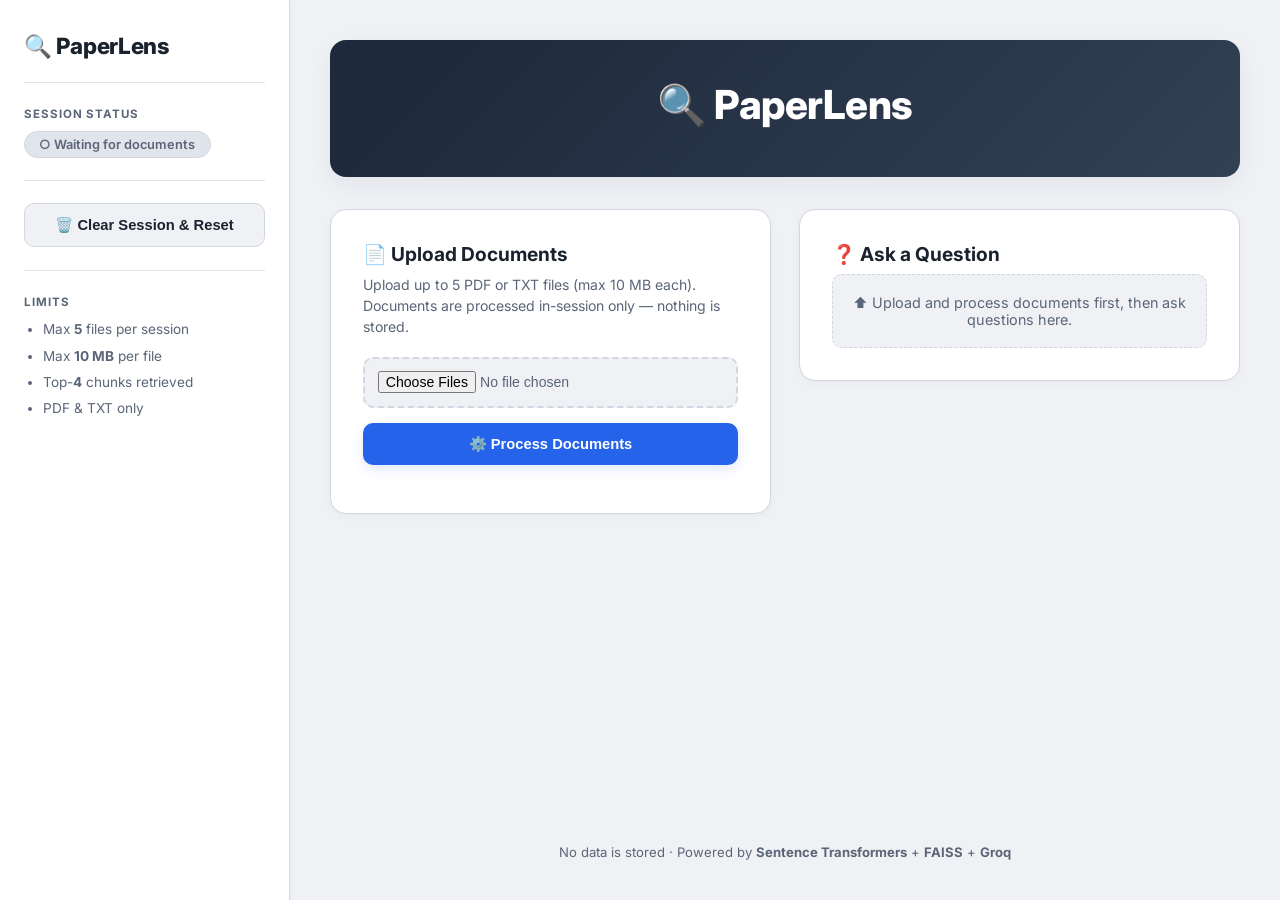
<file: templates/index.html>
<!DOCTYPE html>
<html lang="en">
<head>
    <meta charset="UTF-8">
    <meta name="viewport" content="width=device-width, initial-scale=1.0">
    <title>PaperLens</title>
    <link rel="stylesheet" href="/static/style.css">
    <link rel="preconnect" href="https://fonts.googleapis.com">
    <link rel="preconnect" href="https://fonts.gstatic.com" crossorigin>
    <link href="https://fonts.googleapis.com/css2?family=Inter:wght@400;600;700;800&display=swap" rel="stylesheet">
</head>
<body>

    <div class="sidebar">
        <h2>🔍 PaperLens</h2>
        <hr>

        <div class="sidebar-section-title">Session Status</div>
        <div id="status-container">
            <span class="status-waiting" id="status-pill">○ Waiting for documents</span>
            <div id="status-details" style="margin-top: 10px;"></div>
        </div>

        <hr>
        <button id="clear-btn" class="btn btn-secondary">🗑️ Clear Session & Reset</button>
        <hr>

        <div class="sidebar-section-title">Limits</div>
        <ul class="limits-list">
            <li>Max <b>5</b> files per session</li>
            <li>Max <b>10 MB</b> per file</li>
            <li>Top-<b>4</b> chunks retrieved</li>
            <li>PDF & TXT only</li>
        </ul>
    </div>

    <main class="main-content">
        <div class="hero-header">
            <h1>🔍 PaperLens</h1>
        </div>

        <div class="grid-container">
            <!-- Upload Panel -->
            <div class="panel">
                <h3>📄 Upload Documents</h3>
                <p class="panel-sub">Upload up to 5 PDF or TXT files (max 10 MB each). Documents are processed in-session only — nothing is stored.</p>
                
                <input type="file" id="file-input" multiple accept=".pdf,.txt">
                <button id="upload-btn" class="btn btn-primary" style="margin-top: 15px; width: 100%;">⚙️ Process Documents</button>
                
                <div id="upload-message" class="message-box"></div>
            </div>

            <!-- Q&A Panel -->
            <div class="panel">
                <h3>❓ Ask a Question</h3>
                <div id="qa-disabled-msg" class="info-box">⬆️ Upload and process documents first, then ask questions here.</div>
                
                <div id="qa-form" class="hidden">
                    <textarea id="question-input" placeholder="e.g. What is the main contribution of this paper?" rows="4"></textarea>
                    <button id="ask-btn" class="btn btn-primary" style="width: 100%;">🔎 Search & Answer</button>
                </div>

                <!-- Answer Output Area -->
                <div id="answer-section" class="hidden">
                    <hr>
                    <h4>💬 Answer</h4>
                    <div class="answer-card">
                        <p id="answer-text"></p>
                    </div>

                    <div id="sources-container">
                        <strong>📌 Source References</strong>
                        <div id="source-badges"></div>
                    </div>

                    <details id="chunks-expander" style="margin-top: 15px;">
                        <summary>🔬 Inspect Retrieved Chunks</summary>
                        <div id="chunks-list" style="margin-top: 10px;"></div>
                    </details>
                </div>
            </div>
        </div>

        <footer class="footer">
            No data is stored · Powered by <b>Sentence Transformers</b> + <b>FAISS</b> + <b>Groq</b>
        </footer>
    </main>

    <script src="/static/script.js"></script>
</body>
</html>
</file>
<file: static/style.css>
/* ── Color Variables (Derived from Light Palette + Accents) ── */
:root {
    --bg-main: #F0F1F5;        /* White 90 */
    --surface: #FFFFFF;        /* White 100 */
    --surface-glass: rgba(255, 255, 255, 0.85);
    --border-light: #E0E4EB;   /* White 80 */
    --border-mid: #D1D6E0;     /* White 70 */
    --accent-gray: #BFC6D4;    /* White 60 */
    --text-primary: #1A222E;   /* Deep Slate */
    --text-secondary: #5A6678; /* Soft Slate */
    --accent-blue: #2563EB;    /* Clean Accent Blue */
    --accent-blue-hover: #1D4ED8;
    --accent-glow: rgba(37, 99, 235, 0.15);
    --success-bg: #E6F4EA;
    --success-text: #137333;
    --shadow-sm: 0 2px 8px rgba(26, 34, 46, 0.04);
    --shadow-md: 0 8px 24px rgba(26, 34, 46, 0.06);
    --shadow-lg: 0 16px 32px rgba(26, 34, 46, 0.08);
    --transition-fast: 0.2s cubic-bezier(0.4, 0, 0.2, 1);
    --transition-smooth: 0.35s cubic-bezier(0.16, 1, 0.3, 1);
}

/* ── Global Reset & Animations ── */
* {
    box-sizing: border-box;
    margin: 0;
    padding: 0;
}

body {
    font-family: 'Inter', system-ui, -apple-system, sans-serif;
    background-color: var(--bg-main);
    color: var(--text-primary);
    display: flex;
    min-height: 100vh;
    -webkit-font-smoothing: antialiased;
    overflow-x: hidden;
}

/* Keyframe Animations */
@keyframes fadeInUp {
    from {
        opacity: 0;
        transform: translateY(16px);
    }
    to {
        opacity: 1;
        transform: translateY(0);
    }
}

@keyframes pulseGlow {
    0%, 100% { box-shadow: 0 0 0 0 var(--accent-glow); }
    50% { box-shadow: 0 0 0 8px transparent; }
}

/* ── Sidebar Styling ── */
.sidebar {
    width: 290px;
    background-color: var(--surface);
    border-right: 1px solid var(--border-mid);
    padding: 2rem 1.5rem;
    height: 100vh;
    position: fixed;
    top: 0;
    left: 0;
    overflow-y: auto;
    z-index: 100;
    transition: transform var(--transition-smooth);
    box-shadow: var(--shadow-sm);
}

.sidebar h2 {
    font-size: 1.4rem;
    color: var(--text-primary);
    font-weight: 800;
    letter-spacing: -0.3px;
    display: flex;
    align-items: center;
    gap: 0.5rem;
}

.sidebar .subtitle {
    font-size: 0.85rem;
    color: var(--text-secondary);
    margin-top: 0.2rem;
}

.sidebar-section-title {
    font-size: 0.72rem;
    font-weight: 700;
    text-transform: uppercase;
    letter-spacing: 0.08em;
    color: var(--text-secondary);
    margin-top: 1.5rem;
    margin-bottom: 0.6rem;
}

.limits-list {
    padding-left: 1.2rem;
    font-size: 0.85rem;
    color: var(--text-secondary);
    line-height: 1.7;
}

.limits-list li {
    margin-bottom: 0.2rem;
}

hr {
    border: none;
    border-top: 1px solid var(--border-light);
    margin: 1.4rem 0;
}

/* ── Main Layout ── */
.main-content {
    margin-left: 290px;
    padding: 2.5rem;
    width: calc(100% - 290px);
    min-height: 100vh;
    display: flex;
    flex-direction: column;
    animation: fadeInUp 0.5s var(--transition-smooth);
}

/* Hero Header */
.hero-header {
    background: linear-gradient(135deg, #1E293B 10%, #334155 100%);
    border-radius: 16px;
    padding: 2.5rem 2rem;
    margin-bottom: 2rem;
    text-align: center;
    box-shadow: var(--shadow-md);
    position: relative;
    overflow: hidden;
    transition: transform var(--transition-smooth), box-shadow var(--transition-smooth);
}

.hero-header:hover {
    transform: translateY(-2px);
    box-shadow: var(--shadow-lg);
}

.hero-header h1 {
    color: #FFFFFF;
    font-size: 2.5rem;
    font-weight: 800;
    margin-bottom: 0.5rem;
    letter-spacing: -0.5px;
}

.hero-header p {
    color: var(--accent-gray);
    font-size: 1.05rem;
    max-width: 650px;
    margin: 0 auto;
    line-height: 1.5;
}

/* Content Grid */
.grid-container {
    display: grid;
    grid-template-columns: repeat(2, 1fr);
    gap: 1.75rem;
    align-items: start;
}

.panel {
    background: var(--surface);
    padding: 2rem;
    border-radius: 16px;
    border: 1px solid var(--border-mid);
    box-shadow: var(--shadow-sm);
    transition: transform var(--transition-smooth), box-shadow var(--transition-smooth), border-color var(--transition-fast);
    animation: fadeInUp 0.6s var(--transition-smooth) both;
}

.panel:hover {
    box-shadow: var(--shadow-md);
    border-color: var(--accent-gray);
}

.panel h3 {
    font-size: 1.2rem;
    color: var(--text-primary);
    margin-bottom: 0.5rem;
    display: flex;
    align-items: center;
    gap: 0.5rem;
}

.panel-sub {
    font-size: 0.88rem;
    color: var(--text-secondary);
    line-height: 1.5;
    margin-bottom: 1.2rem;
}

/* ── UI Controls & Inputs ── */
.btn {
    border: none;
    border-radius: 10px;
    padding: 0.75rem 1.25rem;
    font-weight: 600;
    cursor: pointer;
    font-size: 0.92rem;
    transition: all var(--transition-fast);
    display: inline-flex;
    align-items: center;
    justify-content: center;
    gap: 0.5rem;
}

.btn-primary {
    background: var(--accent-blue);
    color: #FFFFFF;
    box-shadow: 0 4px 12px var(--accent-glow);
}

.btn-primary:hover {
    background: var(--accent-blue-hover);
    transform: translateY(-1px);
    box-shadow: 0 6px 16px var(--accent-glow);
}

.btn-primary:active {
    transform: translateY(0);
}

.btn-secondary {
    background: var(--bg-main);
    color: var(--text-primary);
    border: 1px solid var(--border-mid);
    width: 100%;
}

.btn-secondary:hover {
    background: var(--border-light);
    color: var(--text-primary);
}

textarea {
    width: 100%;
    border: 1px solid var(--border-mid);
    background-color: var(--bg-main);
    color: var(--text-primary);
    border-radius: 10px;
    padding: 1rem;
    font-family: inherit;
    font-size: 0.95rem;
    margin-bottom: 1rem;
    outline: none;
    resize: vertical;
    transition: all var(--transition-fast);
}

textarea:focus {
    border-color: var(--accent-blue);
    background-color: var(--surface);
    box-shadow: 0 0 0 4px var(--accent-glow);
}

input[type="file"] {
    width: 100%;
    padding: 0.8rem;
    background: var(--bg-main);
    border: 2px dashed var(--border-mid);
    border-radius: 10px;
    font-size: 0.88rem;
    color: var(--text-secondary);
    cursor: pointer;
    transition: all var(--transition-fast);
}

input[type="file"]:hover {
    border-color: var(--accent-blue);
    background: var(--surface);
}

/* ── Answer & Source Cards ── */
#answer-section {
    animation: fadeInUp 0.4s var(--transition-smooth);
}

.answer-card {
    background: var(--bg-main);
    border-left: 4px solid var(--accent-blue);
    border-radius: 10px;
    padding: 1.25rem 1.5rem;
    margin: 1.2rem 0;
    color: var(--text-primary);
    line-height: 1.65;
    font-size: 0.98rem;
    box-shadow: inset 0 1px 2px rgba(0,0,0,0.02);
}

.source-badge {
    display: inline-flex;
    align-items: center;
    background: var(--surface);
    color: var(--text-primary);
    border: 1px solid var(--border-mid);
    border-radius: 20px;
    padding: 0.3rem 0.85rem;
    font-size: 0.78rem;
    font-weight: 600;
    margin: 0.3rem 0.3rem 0.3rem 0;
    box-shadow: var(--shadow-sm);
    transition: all var(--transition-fast);
}

.source-badge:hover {
    border-color: var(--accent-blue);
    transform: translateY(-1px);
}

.chunk-card {
    background: var(--bg-main);
    border: 1px solid var(--border-light);
    border-radius: 10px;
    padding: 1rem 1.2rem;
    margin-bottom: 0.75rem;
    transition: border-color var(--transition-fast);
}

.chunk-card:hover {
    border-color: var(--border-mid);
}

.chunk-meta {
    font-size: 0.75rem;
    color: var(--text-secondary);
    font-weight: 700;
    text-transform: uppercase;
    margin-bottom: 0.4rem;
}

.chunk-text {
    font-size: 0.88rem;
    color: var(--text-primary);
    line-height: 1.55;
}

/* Status Indicators */
.status-ready {
    background: var(--success-bg);
    color: var(--success-text);
    border: 1px solid #A8DADC;
    border-radius: 20px;
    padding: 0.3rem 0.9rem;
    font-size: 0.8rem;
    font-weight: 600;
    display: inline-block;
    animation: pulseGlow 2s infinite;
}

.status-waiting {
    background: var(--border-light);
    color: var(--text-secondary);
    border: 1px solid var(--border-mid);
    border-radius: 20px;
    padding: 0.3rem 0.9rem;
    font-size: 0.8rem;
    font-weight: 600;
    display: inline-block;
}

/* Collapsible Details */
details {
    background: var(--bg-main);
    border-radius: 10px;
    border: 1px solid var(--border-light);
    padding: 0.75rem 1rem;
    transition: background var(--transition-fast);
}

details[open] {
    background: var(--surface);
    border-color: var(--border-mid);
}

summary {
    font-weight: 600;
    font-size: 0.9rem;
    cursor: pointer;
    color: var(--text-primary);
    user-select: none;
}

.hidden { display: none !important; }

.info-box {
    background: var(--bg-main);
    color: var(--text-secondary);
    border: 1px dashed var(--border-mid);
    padding: 1.2rem;
    border-radius: 10px;
    font-size: 0.9rem;
    text-align: center;
}

.message-box {
    margin-top: 1rem;
    font-size: 0.9rem;
    font-weight: 500;
}

.footer {
    text-align: center;
    color: var(--text-secondary);
    font-size: 0.82rem;
    margin-top: auto;
    padding-top: 3rem;
}

/* ── Mobile & Tablet Responsiveness ── */
@media (max-width: 1024px) {
    .grid-container {
        grid-template-columns: 1fr;
    }
}

@media (max-width: 768px) {
    body {
        flex-direction: column;
    }

    .sidebar {
        width: 100%;
        height: auto;
        position: relative;
        border-right: none;
        border-bottom: 1px solid var(--border-mid);
        padding: 1.5rem;
    }

    .main-content {
        margin-left: 0;
        width: 100%;
        padding: 1.5rem;
    }

    .hero-header {
        padding: 1.75rem 1.25rem;
    }

    .hero-header h1 {
        font-size: 1.8rem;
    }

    .hero-header p {
        font-size: 0.92rem;
    }

    .panel {
        padding: 1.25rem;
    }
}
</file>
